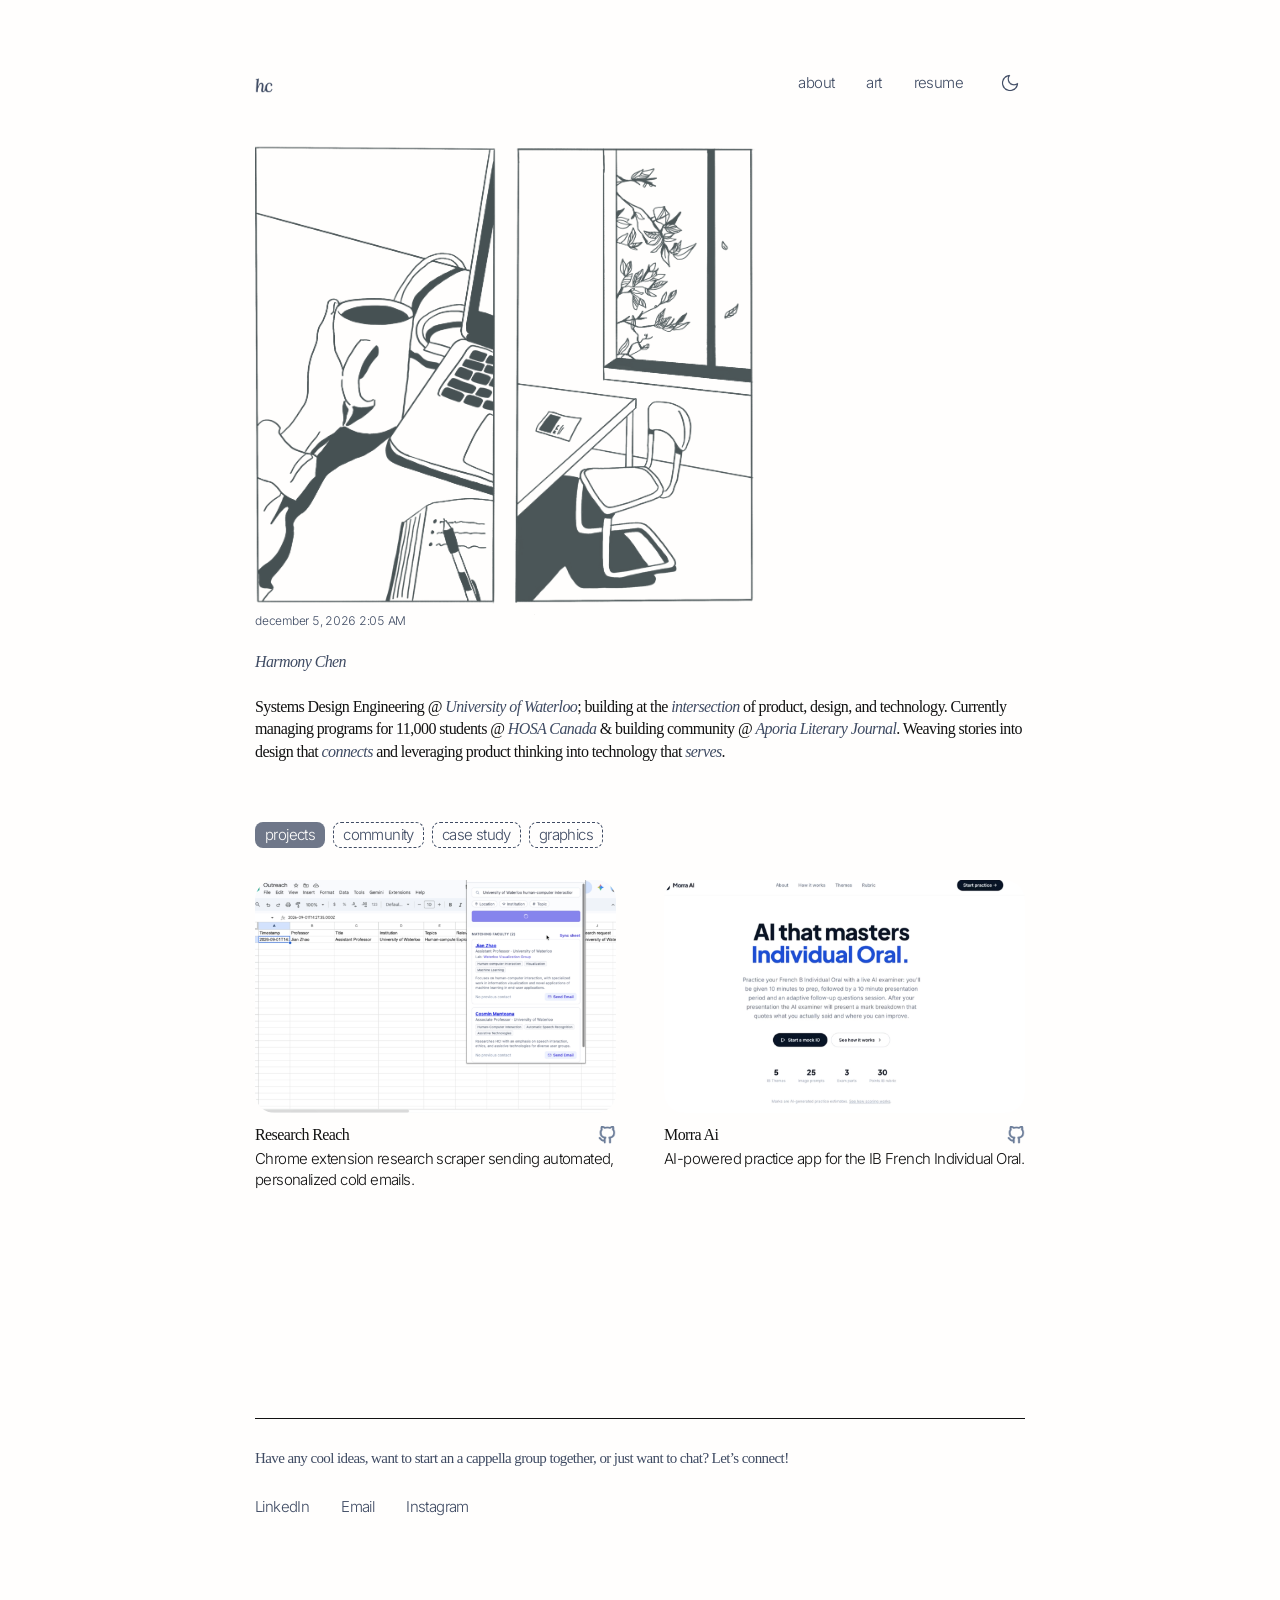
<file: index.html>
<!doctype html>
<html lang="en">
  <head>
    <meta charset="UTF-8" />
    <base href="./" />
    <script src="routes.js"></script>
    <meta name="viewport" content="width=device-width, initial-scale=1.0" />
    <meta name="description" content="Harmony Chen — systems design engineering, product, design, and technology." />
    <meta name="theme-color" content="#fffefd" />
    <meta property="og:title" content="Harmony Chen" />
    <meta property="og:description" content="Systems design engineering, product, design, and technology." />
    <meta property="og:type" content="website" />
    <meta name="twitter:card" content="summary" />
    <meta name="twitter:title" content="Harmony Chen" />
    <title>Harmony Chen</title>
    <link rel="icon" href="favicon.png" type="image/png" />
    <link rel="preconnect" href="https://fonts.googleapis.com" />
    <link rel="preconnect" href="https://fonts.gstatic.com" crossorigin />
    <link href="https://fonts.googleapis.com/css2?family=Inter:ital,wght@0,300..600;1,400..600&display=swap" rel="stylesheet" />
    <script>
      (() => {
        try {
          const savedTheme = localStorage.getItem("harmony-theme");
          document.documentElement.dataset.theme = savedTheme === "dark" || savedTheme === "light" ? savedTheme : "light";
        } catch {
          document.documentElement.dataset.theme = "light";
        }
      })();
    </script>
    <link rel="stylesheet" href="styles.css" />
    <script src="script.js" defer></script>
  </head>
  <body>
    <a class="home-link" href="home/index.html" data-route="home" aria-label="Return to home" aria-current="page">
      <img src="home-mark.png" alt="" aria-hidden="true" />
    </a>
    <header class="top-actions">
      <nav class="site-links" aria-label="Primary navigation">
        <a href="about/index.html" data-route="about">about</a>
        <a href="art/index.html" data-route="art">art</a>
        <a href="resume/index.html" data-route="resume">resume</a>
      </nav>
      <button class="theme-toggle" type="button" aria-label="Switch to dark mode" aria-pressed="false">
        <img class="theme-icon theme-icon-moon" src="theme-moon.png" alt="" aria-hidden="true" />
        <img class="theme-icon theme-icon-sun" src="theme-sun.png" alt="" aria-hidden="true" />
      </button>
    </header>
    <main>
      <section class="hero" aria-labelledby="page-title">
        <div class="page-shell hero-inner">
          <div class="hero-characters" aria-label="Illustrations of Harmony's interests">
            <!--<img src="hero-waving.png" alt="Harmony waving" />
            <img src="hero-reading.png" alt="Harmony reading" /> -->
            <span class="hero-photo hero-photo-workspace" role="img" aria-label="Illustration of Harmony working at a desk">
              <img class="hero-photo-light" src="hero-workspace-dark-cropped.png" alt="" aria-hidden="true" />
              <img class="hero-photo-dark" src="hero-workspace-light-cropped.png" alt="" aria-hidden="true" />
            </span>
            <span class="hero-photo hero-photo-room" role="img" aria-label="Illustration of a desk beside a leafy window">
              <img class="hero-photo-light" src="hero-room-dark-cropped.png" alt="" aria-hidden="true" />
              <img class="hero-photo-dark" src="hero-room-light-cropped.png" alt="" aria-hidden="true" />
            </span>
            <!--<img src="hero-tennis.png" alt="Harmony playing tennis" />-->
          </div>
          <div class="hero-copy">
            <time class="hero-datetime" data-live-datetime></time>
            <h1 id="page-title">Harmony Chen</h1>
            <p class="intro">
              Systems Design Engineering @
              <a href="https://uwaterloo.ca/future-students/programs/systems-design-engineering" target="_blank" rel="noopener noreferrer" data-hover-card-title="University of Waterloo" data-hover-card="Systems Design Engineering in Waterloo, Ontario." data-hover-card-image="waterloo-hover.png" data-hover-card-image-alt="University of Waterloo Systems Design Engineering webpage" data-hover-card-width="250">University of Waterloo</a>;
              building at the <em data-hover-card-title="Product × design × technology" data-hover-card-bg="#d9dde5">intersection</em> of product, design, and technology.
              Currently managing programs for 11,000 students @
              <a href="https://www.hosacanada.org" target="_blank" rel="noopener noreferrer" data-hover-card-title="HOSA Canada" data-hover-card="Programs and workshops for 11,000 students." data-hover-card-image="hosa-hover.png" data-hover-card-image-alt="HOSA Canada webpage" data-hover-card-width="250">HOSA Canada</a>
              &amp; building community @
              <a href="https://www.aporialiterary.ca" target="_blank" rel="noopener noreferrer" data-hover-card-title="Aporia Literary" data-hover-card="A literary journal and creative community." data-hover-card-image="aporia-hover.png" data-hover-card-image-alt="Aporia Literary Journal launch" data-hover-card-width="250">Aporia Literary Journal</a>.
              Weaving stories into design that <em data-hover-card-title="connects" >connects</em> and leveraging product thinking into technology that <em data-hover-card-title="serves" data-hover-card-width="210">serves</em>.
            </p>
          </div>
    

        </div>
      </section>

      <section class="work" id="work" aria-label="Selected work">
        <div class="page-shell work-inner">
          <div class="category-tabs" role="tablist" aria-label="Portfolio categories">
            <a id="tab-projects" href="projects/index.html" data-route="projects" role="tab" aria-selected="true" aria-controls="collection-panel" data-category="projects" tabindex="0">projects</a>
            <a id="tab-community" href="community/index.html" data-route="community" role="tab" aria-selected="false" aria-controls="collection-panel" data-category="community" tabindex="-1">community</a>
            <a id="tab-case-study" href="case-study/index.html" data-route="case-study" role="tab" aria-selected="false" aria-controls="collection-panel" data-category="case-study" tabindex="-1">case study</a>
            <a id="tab-graphics" href="graphics/index.html" data-route="graphics" role="tab" aria-selected="false" aria-controls="collection-panel" data-category="graphics" tabindex="-1">graphics</a>
          </div>
          <div class="collection-grid" id="collection-panel" role="tabpanel" aria-labelledby="tab-projects"></div>
        </div>
      </section>
    </main>

    <footer class="site-footer">
      <div class="page-shell footer-inner">
        <p>Have any cool ideas, want to start an a cappella group together, or just want to chat? Let’s connect!</p>
        <nav aria-label="Contact links">
          <a href="https://www.linkedin.com/in/harmonychenn/" target="_blank" rel="noopener noreferrer">LinkedIn</a>
          <a href="mailto:h789chen@uwaterloo.ca">Email</a>
          <a href="https://www.instagram.com/harmononey/" target="_blank" rel="noopener noreferrer">Instagram</a>
        </nav>
      </div>
    </footer>

    <template id="project-card-template">
      <article class="project-card" data-card>
        <div class="card-art" data-card-media>
          <video class="card-video" autoplay muted loop playsinline webkit-playsinline preload="none" tabindex="-1" aria-hidden="true" disablepictureinpicture disableremoteplayback>Your browser does not support embedded video.</video>
          <img class="card-image card-video-poster" data-card-poster alt="" aria-hidden="true" decoding="async" />
          <div class="card-pills" data-card-pills aria-hidden="true"></div>
        </div>
        <h2>
          <span class="project-heading-label"><span data-card-title></span><img class="project-arrow" src="arrow-up-right.png" alt="" aria-hidden="true" /></span>
          <a class="project-github" data-card-github target="_blank" rel="noopener noreferrer">
            <img class="project-github-icon project-github-icon-light" src="github.png" alt="" aria-hidden="true" />
            <img class="project-github-icon project-github-icon-dark" src="github-dark.png" alt="" aria-hidden="true" />
          </a>
        </h2>
        <p data-card-description></p>
      </article>
    </template>
  </body>
</html>
</file>
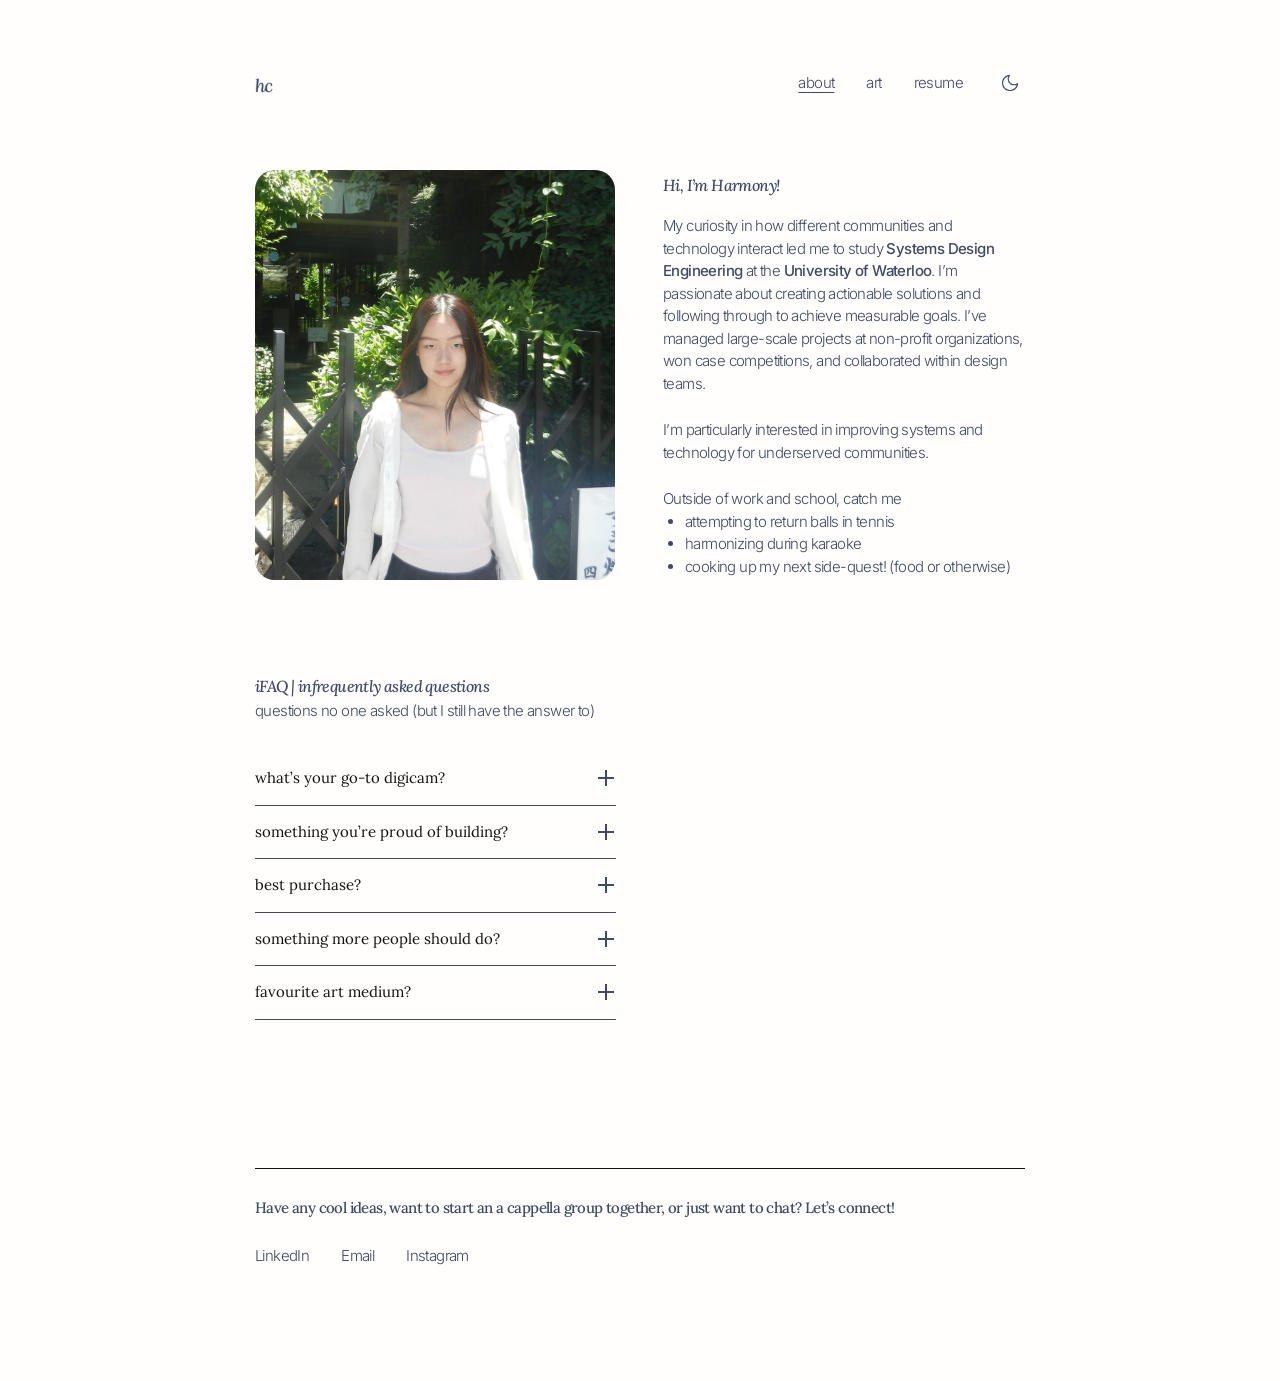
<file: about/index.html>
<!-- Generated by build_routes.py; edit the root HTML source instead. -->
<!doctype html>
<html lang="en">
  <head>
    <meta charset="UTF-8" />
    <base href="../" />
    <script src="routes.js"></script>
    <meta name="viewport" content="width=device-width, initial-scale=1.0" />
    <meta name="description" content="About Harmony Chen." />
    <meta name="theme-color" content="#fffefd" />
    <title>Harmony Chen | About</title>
    <link rel="icon" href="favicon.png" type="image/png" />
    <link rel="preconnect" href="https://fonts.googleapis.com" />
    <link rel="preconnect" href="https://fonts.gstatic.com" crossorigin />
    <link href="https://fonts.googleapis.com/css2?family=Inter:ital,wght@0,300..600;1,400..600&family=Lora:ital,wght@0,400..700;1,400..700&display=swap" rel="stylesheet" />
    <script>
      (() => {
        try {
          const savedTheme = localStorage.getItem("harmony-theme");
          document.documentElement.dataset.theme = savedTheme === "dark" || savedTheme === "light" ? savedTheme : "light";
        } catch {
          document.documentElement.dataset.theme = "light";
        }
      })();
    </script>
    <link rel="stylesheet" href="styles.css" />
    <link rel="stylesheet" href="pages.css" />
    <script src="pages.js" defer></script>
  </head>
  <body class="inner-page">
    <a class="home-link" href="home/index.html" data-route="home" aria-label="Return to home">
      <img src="home-mark.png" alt="" aria-hidden="true" />
    </a>
    <header class="top-actions">
      <nav class="site-links" aria-label="Primary navigation">
        <a href="about/index.html" data-route="about" aria-current="page">about</a>
        <a href="art/index.html" data-route="art">art</a>
        <a href="resume/index.html" data-route="resume">resume</a>
      </nav>
      <button class="theme-toggle" type="button" aria-label="Switch to dark mode" aria-pressed="false">
        <img class="theme-icon theme-icon-moon" src="theme-moon.png" alt="" aria-hidden="true" />
        <img class="theme-icon theme-icon-sun" src="theme-sun.png" alt="" aria-hidden="true" />
      </button>
    </header>

    <main class="subpage-main">
      <section class="page-shell about-intro" aria-labelledby="about-title">
        <div class="about-portrait-card">
          <img class="about-portrait" src="about-portrait.png" alt="Portrait of Harmony Chen" />
        </div>
        <div class="about-copy">
          <h1 id="about-title">Hi, I’m Harmony!</h1>
          <p>My curiosity in how different communities and technology interact led me to study <strong>Systems Design Engineering</strong> at the <strong>University of Waterloo</strong>. I’m passionate about creating actionable solutions and following through to achieve measurable goals. I’ve managed large-scale projects at non-profit organizations, won case competitions, and collaborated within design teams.</p>
          <p>I’m particularly interested in improving systems and technology for underserved communities.</p>
          <p class="about-list-intro">Outside of work and school, catch me</p>
          <ul>
            <li>attempting to return balls in tennis</li>
            <li>harmonizing during karaoke</li>
            <li>cooking up my next side-quest! (food or otherwise)</li>
          </ul>
        </div>
      </section>

      <section class="page-shell about-faq" aria-labelledby="ifaq-title" data-about-faq>
        <h2 class="about-faq-heading" id="ifaq-title">iFAQ | infrequently asked questions</h2>
        <p class="about-faq-subtitle">questions no one asked (but I still have the answer to)</p>

        <div class="ifaq-layout">
          <div class="faq-list">
            <div class="faq-item" data-photos="camera-1.png,camera-2.png,camera-3.png">
              <button class="faq-question" type="button" aria-expanded="false" aria-controls="about-answer-1">
                <span>what’s your go-to digicam?</span><span class="faq-toggle" aria-hidden="true"></span>
              </button>
              <div class="faq-answer" id="about-answer-1" aria-hidden="true">
                <div class="faq-answer-inner"><p>My Nikon Coolpix. I love the ethereal quality of the flash. I bring it everywhere—a haven of my favourite people and places.</p></div>
              </div>
            </div>

            <div class="faq-item" data-photos="aporia-1.png,aporia-2.png,aporia-3.png">
              <button class="faq-question" type="button" aria-expanded="false" aria-controls="about-answer-2">
                <span>something you’re proud of building?</span><span class="faq-toggle" aria-hidden="true"></span>
              </button>
              <div class="faq-answer" id="about-answer-2" aria-hidden="true">
                <div class="faq-answer-inner"><p>Aporia Literary Journal, a poetry and visual arts journal and community featuring talented young people across Canada. Explore it at <a class="faq-answer-link" href="https://www.aporialiterary.ca" target="_blank" rel="noopener noreferrer">aporialiterary.ca</a>.</p></div>
              </div>
            </div>

            <div class="faq-item" data-photos="owala-1.png,owala-2.png,owala-3.png">
              <button class="faq-question" type="button" aria-expanded="false" aria-controls="about-answer-3">
                <span>best purchase?</span><span class="faq-toggle" aria-hidden="true"></span>
              </button>
              <div class="faq-answer" id="about-answer-3" aria-hidden="true">
                <div class="faq-answer-inner"><p>My Owala. It’s truly one of my little joys in life and reminds me to stay hydrated.</p></div>
              </div>
            </div>

            <div class="faq-item" data-photos="exercise-1.png,exercise-2.png,exercise-3.png">
              <button class="faq-question" type="button" aria-expanded="false" aria-controls="about-answer-4">
                <span>something more people should do?</span><span class="faq-toggle" aria-hidden="true"></span>
              </button>
              <div class="faq-answer" id="about-answer-4" aria-hidden="true">
                <div class="faq-answer-inner"><p>Lift weights with a focus on mobility and athleticism. It’s an invaluable investment in long-term quality of life.</p></div>
              </div>
            </div>

            <div class="faq-item" data-photos="art-1.png,art-2.png,art-3.png">
              <button class="faq-question" type="button" aria-expanded="false" aria-controls="about-answer-5">
                <span>favourite art medium?</span><span class="faq-toggle" aria-hidden="true"></span>
              </button>
              <div class="faq-answer" id="about-answer-5" aria-hidden="true">
                <div class="faq-answer-inner"><p>Acrylic. I love how fast-drying it is—it makes layering colours and finishing a work in one sitting easy.</p></div>
              </div>
            </div>
          </div>

          <div class="ifaq-image" aria-hidden="true" hidden><img alt="" /></div>
        </div>
      </section>
    </main>

    <footer class="site-footer">
      <div class="page-shell footer-inner">
        <p>Have any cool ideas, want to start an a cappella group together, or just want to chat? Let’s connect!</p>
        <nav aria-label="Contact links">
          <a href="https://www.linkedin.com/in/harmonychenn/" target="_blank" rel="noopener noreferrer">LinkedIn</a>
          <a href="mailto:h789chen@uwaterloo.ca">Email</a>
          <a href="https://www.instagram.com/harmononey/" target="_blank" rel="noopener noreferrer">Instagram</a>
        </nav>
      </div>
    </footer>
  </body>
</html>
</file>
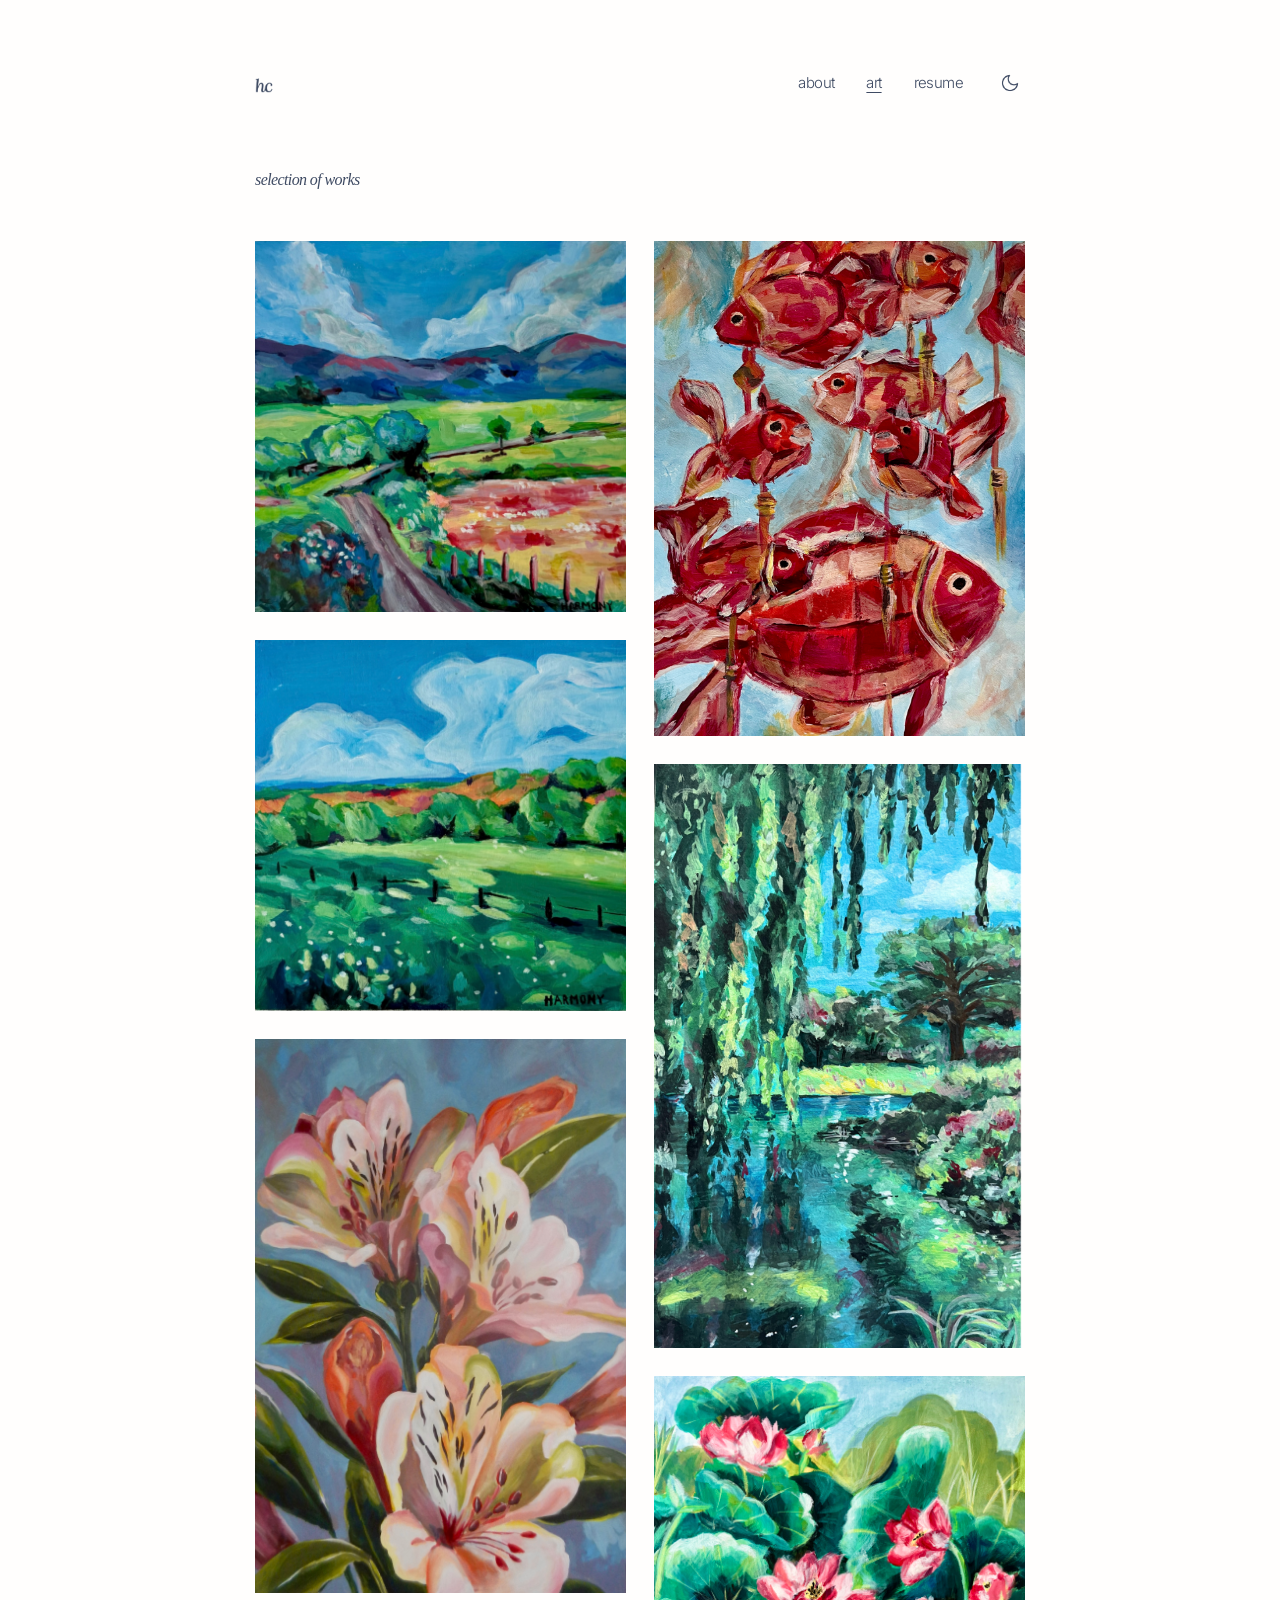
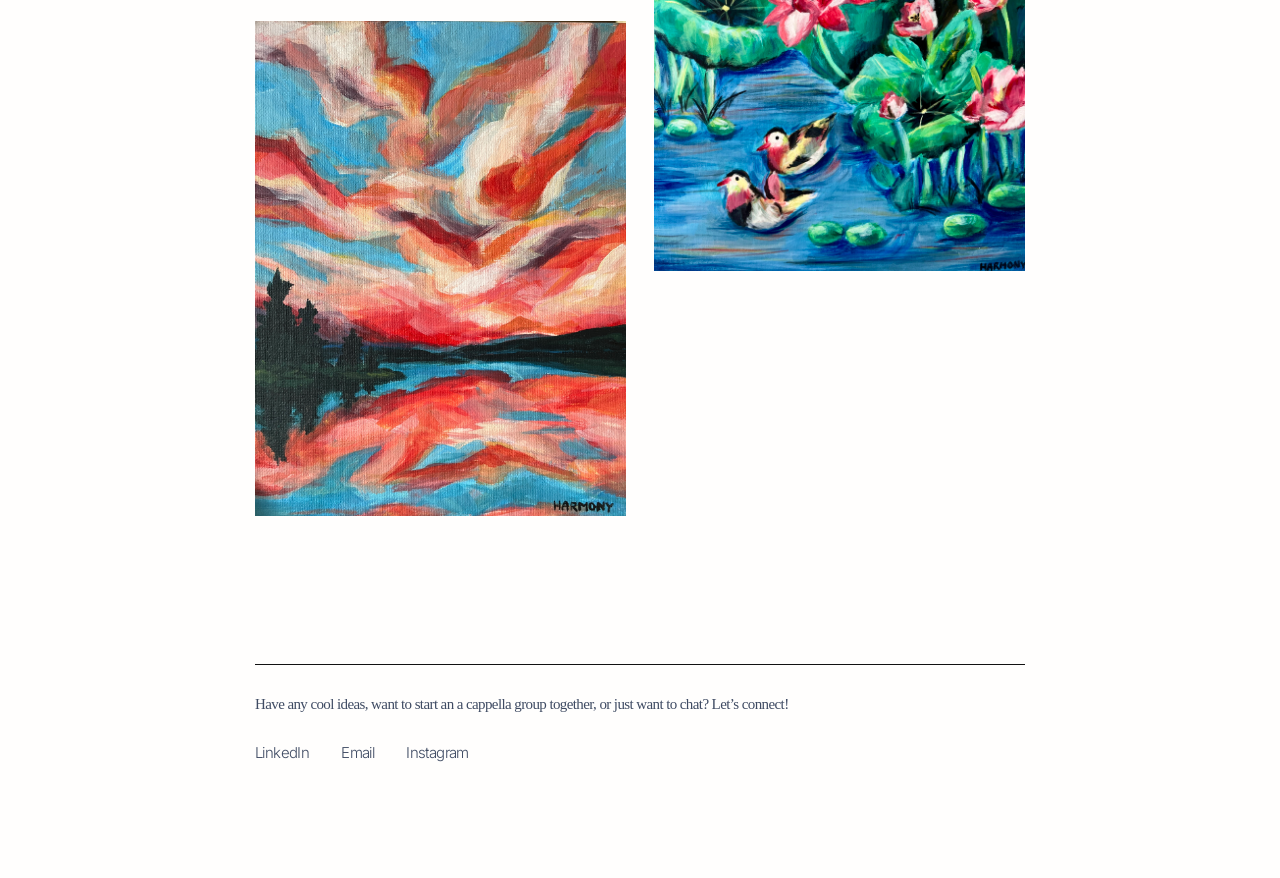
<file: art/index.html>
<!-- Generated by build_routes.py; edit the root HTML source instead. -->
<!doctype html>
<html lang="en">
  <head>
    <meta charset="UTF-8" />
    <base href="../" />
    <script src="routes.js"></script>
    <meta name="viewport" content="width=device-width, initial-scale=1.0" />
    <meta name="description" content="A selection of artwork by Harmony Chen." />
    <meta name="theme-color" content="#fffefd" />
    <title>Harmony Chen | Art</title>
    <link rel="icon" href="favicon.png" type="image/png" />
    <link rel="preconnect" href="https://fonts.googleapis.com" />
    <link rel="preconnect" href="https://fonts.gstatic.com" crossorigin />
    <link href="https://fonts.googleapis.com/css2?family=Inter:ital,wght@0,300..600;1,400..600&display=swap" rel="stylesheet" />
    <script>
      (() => {
        try {
          const savedTheme = localStorage.getItem("harmony-theme");
          document.documentElement.dataset.theme = savedTheme === "dark" || savedTheme === "light" ? savedTheme : "light";
        } catch {
          document.documentElement.dataset.theme = "light";
        }
      })();
    </script>
    <link rel="stylesheet" href="styles.css" />
    <link rel="stylesheet" href="pages.css" />
    <script src="pages.js" defer></script>
  </head>
  <body class="inner-page">
    <a class="home-link" href="home/index.html" data-route="home" aria-label="Return to home">
      <img src="home-mark.png" alt="" aria-hidden="true" />
    </a>
    <header class="top-actions">
      <nav class="site-links" aria-label="Primary navigation">
        <a href="about/index.html" data-route="about">about</a>
        <a href="art/index.html" data-route="art" aria-current="page">art</a>
        <a href="resume/index.html" data-route="resume">resume</a>
      </nav>
      <button class="theme-toggle" type="button" aria-label="Switch to dark mode" aria-pressed="false">
        <img class="theme-icon theme-icon-moon" src="theme-moon.png" alt="" aria-hidden="true" />
        <img class="theme-icon theme-icon-sun" src="theme-sun.png" alt="" aria-hidden="true" />
      </button>
    </header>

    <main class="subpage-main">
      <section class="page-shell" aria-labelledby="art-title">
        <h1 class="subpage-heading" id="art-title">selection of works</h1>
        <div class="art-grid" aria-label="Selection of artwork">
          <div class="art-column">
            <figure class="art-card">
              <img src="art-landscape-1.png" alt="Colourful countryside landscape beneath a blue sky" loading="eager" decoding="async" />
            </figure>
            <figure class="art-card">
              <img src="art-landscape-2.png" alt="Green field beneath billowing white clouds" loading="lazy" decoding="async" />
            </figure>
            <figure class="art-card">
              <img src="art-flowers.jpg" alt="Painting of pink flowers against a blue background" loading="lazy" decoding="async" />
            </figure>
            <figure class="art-card">
              <img src="art-sunset.jpg" alt="Vibrant red and blue sunset over water" loading="lazy" decoding="async" />
            </figure>
          </div>

          <div class="art-column">
            <figure class="art-card art-card--fish">
              <img src="art-fish.png" alt="Whimsical red fish suspended against a pale blue background" loading="lazy" decoding="async" />
            </figure>
            <figure class="art-card art-card--garden">
              <img src="art-garden.png" alt="Lush garden and pond beneath hanging willow branches" loading="lazy" decoding="async" />
            </figure>
            <figure class="art-card">
              <img src="art-lotus.jpg" alt="Lotus pond with pink flowers and two ducks" loading="lazy" decoding="async" />
            </figure>
          </div>
        </div>
      </section>
    </main>

    <footer class="site-footer">
      <div class="page-shell footer-inner">
        <p>Have any cool ideas, want to start an a cappella group together, or just want to chat? Let’s connect!</p>
        <nav aria-label="Contact links">
          <a href="https://www.linkedin.com/in/harmonychenn/" target="_blank" rel="noopener noreferrer">LinkedIn</a>
          <a href="mailto:h789chen@uwaterloo.ca">Email</a>
          <a href="https://www.instagram.com/harmononey/" target="_blank" rel="noopener noreferrer">Instagram</a>
        </nav>
      </div>
    </footer>
  </body>
</html>
</file>
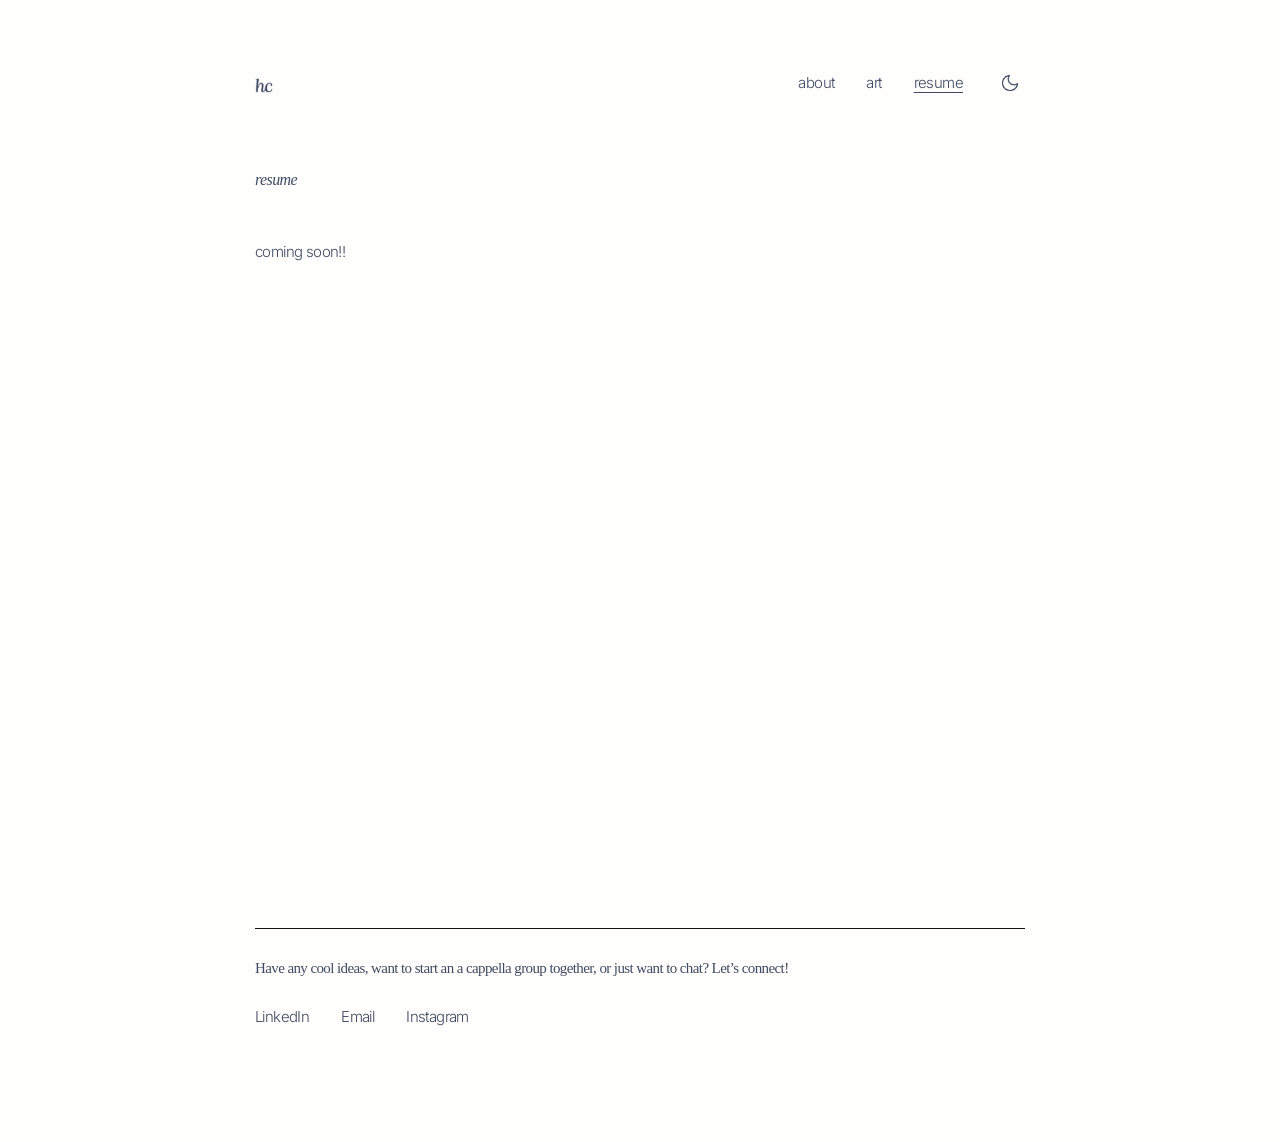
<file: resume/index.html>
<!-- Generated by build_routes.py; edit the root HTML source instead. -->
<!doctype html>
<html lang="en">
  <head>
    <meta charset="UTF-8" />
    <base href="../" />
    <script src="routes.js"></script>
    <meta name="viewport" content="width=device-width, initial-scale=1.0" />
    <meta name="description" content="Resume for Harmony Chen." />
    <meta name="theme-color" content="#fffefd" />
    <title>Harmony Chen | Resume</title>
    <link rel="icon" href="favicon.png" type="image/png" />
    <link rel="preconnect" href="https://fonts.googleapis.com" />
    <link rel="preconnect" href="https://fonts.gstatic.com" crossorigin />
    <link href="https://fonts.googleapis.com/css2?family=Inter:ital,wght@0,300..600;1,400..600&display=swap" rel="stylesheet" />
    <script>
      (() => {
        try {
          const savedTheme = localStorage.getItem("harmony-theme");
          document.documentElement.dataset.theme = savedTheme === "dark" || savedTheme === "light" ? savedTheme : "light";
        } catch {
          document.documentElement.dataset.theme = "light";
        }
      })();
    </script>
    <link rel="stylesheet" href="styles.css" />
    <link rel="stylesheet" href="pages.css" />
    <script src="pages.js" defer></script>
  </head>
  <body class="inner-page">
    <a class="home-link" href="home/index.html" data-route="home" aria-label="Return to home">
      <img src="home-mark.png" alt="" aria-hidden="true" />
    </a>
    <header class="top-actions">
      <nav class="site-links" aria-label="Primary navigation">
        <a href="about/index.html" data-route="about">about</a>
        <a href="art/index.html" data-route="art">art</a>
        <a href="resume/index.html" data-route="resume" aria-current="page">resume</a>
      </nav>
      <button class="theme-toggle" type="button" aria-label="Switch to dark mode" aria-pressed="false">
        <img class="theme-icon theme-icon-moon" src="theme-moon.png" alt="" aria-hidden="true" />
        <img class="theme-icon theme-icon-sun" src="theme-sun.png" alt="" aria-hidden="true" />
      </button>
    </header>

    <main class="subpage-main">
      <section class="page-shell resume-content" aria-labelledby="resume-title">
        <h1 class="subpage-heading" id="resume-title">resume</h1>
        <p>coming soon!!</p>
      </section>
    </main>

    <footer class="site-footer">
      <div class="page-shell footer-inner">
        <p>Have any cool ideas, want to start an a cappella group together, or just want to chat? Let’s connect!</p>
        <nav aria-label="Contact links">
          <a href="https://www.linkedin.com/in/harmonychenn/" target="_blank" rel="noopener noreferrer">LinkedIn</a>
          <a href="mailto:h789chen@uwaterloo.ca">Email</a>
          <a href="https://www.instagram.com/harmononey/" target="_blank" rel="noopener noreferrer">Instagram</a>
        </nav>
      </div>
    </footer>
  </body>
</html>
</file>
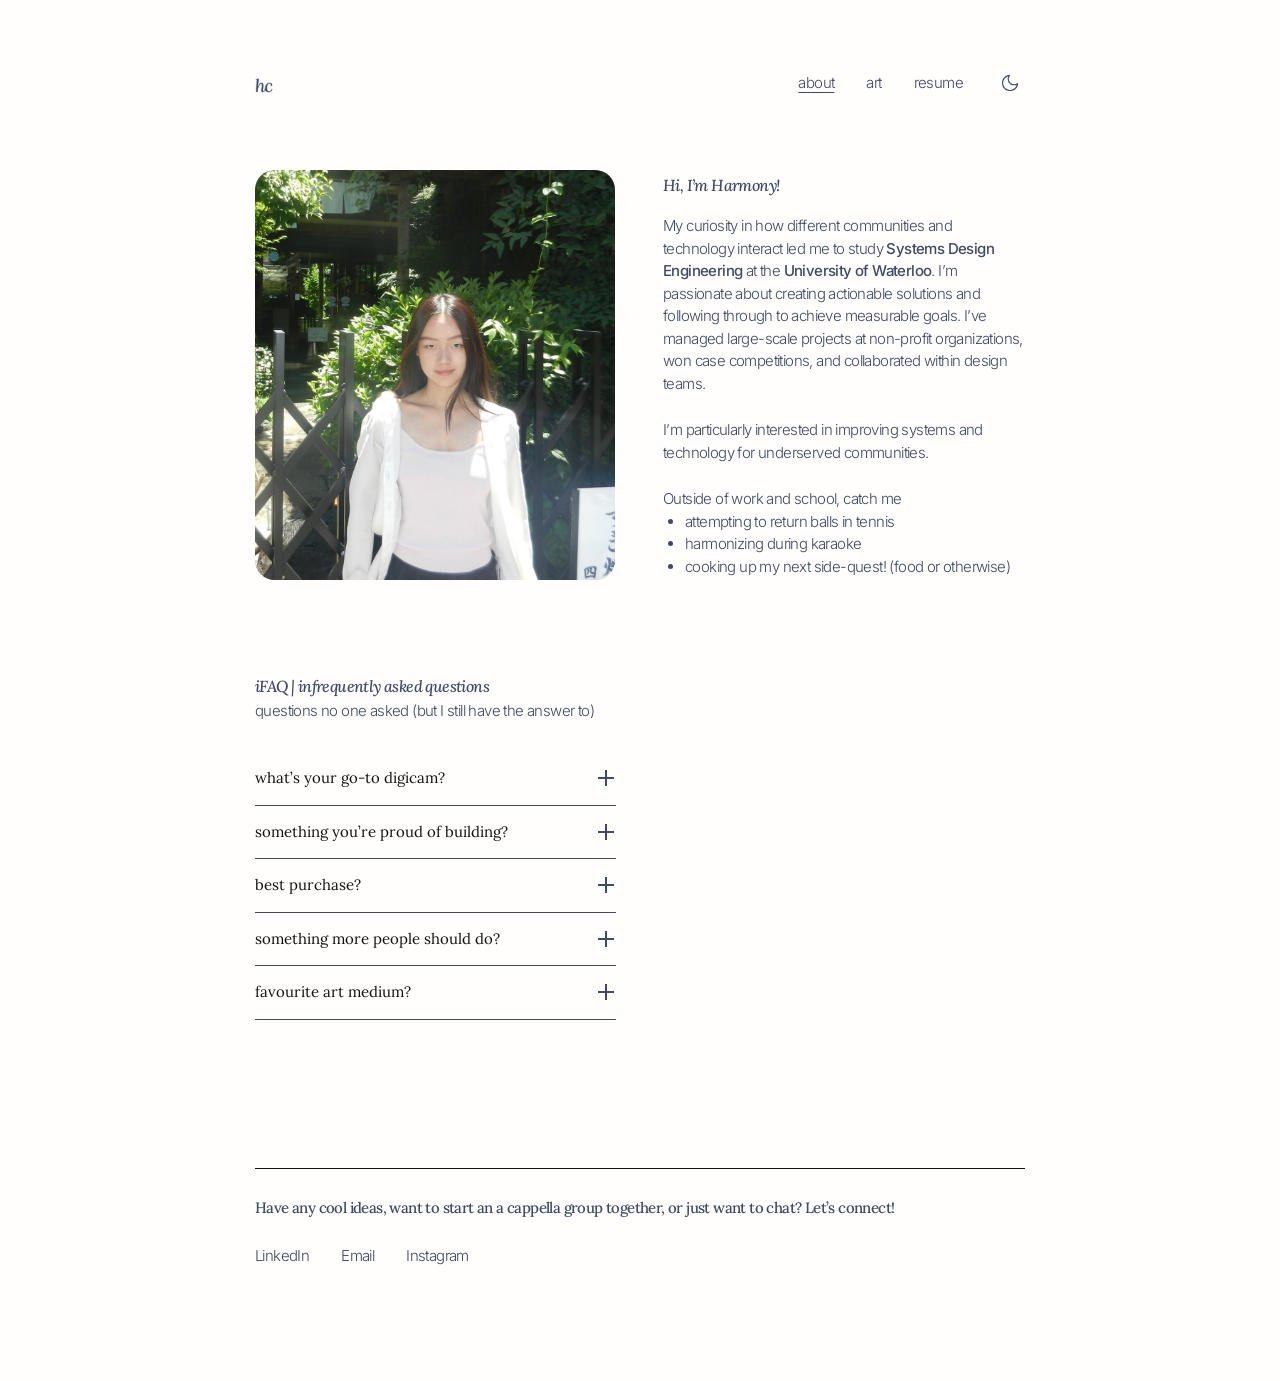
<file: about.html>
<!doctype html>
<html lang="en">
  <head>
    <meta charset="UTF-8" />
    <base href="./" />
    <script src="routes.js"></script>
    <meta name="viewport" content="width=device-width, initial-scale=1.0" />
    <meta name="description" content="About Harmony Chen." />
    <meta name="theme-color" content="#fffefd" />
    <title>Harmony Chen | About</title>
    <link rel="icon" href="favicon.png" type="image/png" />
    <link rel="preconnect" href="https://fonts.googleapis.com" />
    <link rel="preconnect" href="https://fonts.gstatic.com" crossorigin />
    <link href="https://fonts.googleapis.com/css2?family=Inter:ital,wght@0,300..600;1,400..600&family=Lora:ital,wght@0,400..700;1,400..700&display=swap" rel="stylesheet" />
    <script>
      (() => {
        try {
          const savedTheme = localStorage.getItem("harmony-theme");
          document.documentElement.dataset.theme = savedTheme === "dark" || savedTheme === "light" ? savedTheme : "light";
        } catch {
          document.documentElement.dataset.theme = "light";
        }
      })();
    </script>
    <link rel="stylesheet" href="styles.css" />
    <link rel="stylesheet" href="pages.css" />
    <script src="pages.js" defer></script>
  </head>
  <body class="inner-page">
    <a class="home-link" href="home/index.html" data-route="home" aria-label="Return to home">
      <img src="home-mark.png" alt="" aria-hidden="true" />
    </a>
    <header class="top-actions">
      <nav class="site-links" aria-label="Primary navigation">
        <a href="about/index.html" data-route="about" aria-current="page">about</a>
        <a href="art/index.html" data-route="art">art</a>
        <a href="resume/index.html" data-route="resume">resume</a>
      </nav>
      <button class="theme-toggle" type="button" aria-label="Switch to dark mode" aria-pressed="false">
        <img class="theme-icon theme-icon-moon" src="theme-moon.png" alt="" aria-hidden="true" />
        <img class="theme-icon theme-icon-sun" src="theme-sun.png" alt="" aria-hidden="true" />
      </button>
    </header>

    <main class="subpage-main">
      <section class="page-shell about-intro" aria-labelledby="about-title">
        <div class="about-portrait-card">
          <img class="about-portrait" src="about-portrait.png" alt="Portrait of Harmony Chen" />
        </div>
        <div class="about-copy">
          <h1 id="about-title">Hi, I’m Harmony!</h1>
          <p>My curiosity in how different communities and technology interact led me to study <strong>Systems Design Engineering</strong> at the <strong>University of Waterloo</strong>. I’m passionate about creating actionable solutions and following through to achieve measurable goals. I’ve managed large-scale projects at non-profit organizations, won case competitions, and collaborated within design teams.</p>
          <p>I’m particularly interested in improving systems and technology for underserved communities.</p>
          <p class="about-list-intro">Outside of work and school, catch me</p>
          <ul>
            <li>attempting to return balls in tennis</li>
            <li>harmonizing during karaoke</li>
            <li>cooking up my next side-quest! (food or otherwise)</li>
          </ul>
        </div>
      </section>

      <section class="page-shell about-faq" aria-labelledby="ifaq-title" data-about-faq>
        <h2 class="about-faq-heading" id="ifaq-title">iFAQ | infrequently asked questions</h2>
        <p class="about-faq-subtitle">questions no one asked (but I still have the answer to)</p>

        <div class="ifaq-layout">
          <div class="faq-list">
            <div class="faq-item" data-photos="camera-1.png,camera-2.png,camera-3.png">
              <button class="faq-question" type="button" aria-expanded="false" aria-controls="about-answer-1">
                <span>what’s your go-to digicam?</span><span class="faq-toggle" aria-hidden="true"></span>
              </button>
              <div class="faq-answer" id="about-answer-1" aria-hidden="true">
                <div class="faq-answer-inner"><p>My Nikon Coolpix. I love the ethereal quality of the flash. I bring it everywhere—a haven of my favourite people and places.</p></div>
              </div>
            </div>

            <div class="faq-item" data-photos="aporia-1.png,aporia-2.png,aporia-3.png">
              <button class="faq-question" type="button" aria-expanded="false" aria-controls="about-answer-2">
                <span>something you’re proud of building?</span><span class="faq-toggle" aria-hidden="true"></span>
              </button>
              <div class="faq-answer" id="about-answer-2" aria-hidden="true">
                <div class="faq-answer-inner"><p>Aporia Literary Journal, a poetry and visual arts journal and community featuring talented young people across Canada. Explore it at <a class="faq-answer-link" href="https://www.aporialiterary.ca" target="_blank" rel="noopener noreferrer">aporialiterary.ca</a>.</p></div>
              </div>
            </div>

            <div class="faq-item" data-photos="owala-1.png,owala-2.png,owala-3.png">
              <button class="faq-question" type="button" aria-expanded="false" aria-controls="about-answer-3">
                <span>best purchase?</span><span class="faq-toggle" aria-hidden="true"></span>
              </button>
              <div class="faq-answer" id="about-answer-3" aria-hidden="true">
                <div class="faq-answer-inner"><p>My Owala. It’s truly one of my little joys in life and reminds me to stay hydrated.</p></div>
              </div>
            </div>

            <div class="faq-item" data-photos="exercise-1.png,exercise-2.png,exercise-3.png">
              <button class="faq-question" type="button" aria-expanded="false" aria-controls="about-answer-4">
                <span>something more people should do?</span><span class="faq-toggle" aria-hidden="true"></span>
              </button>
              <div class="faq-answer" id="about-answer-4" aria-hidden="true">
                <div class="faq-answer-inner"><p>Lift weights with a focus on mobility and athleticism. It’s an invaluable investment in long-term quality of life.</p></div>
              </div>
            </div>

            <div class="faq-item" data-photos="art-1.png,art-2.png,art-3.png">
              <button class="faq-question" type="button" aria-expanded="false" aria-controls="about-answer-5">
                <span>favourite art medium?</span><span class="faq-toggle" aria-hidden="true"></span>
              </button>
              <div class="faq-answer" id="about-answer-5" aria-hidden="true">
                <div class="faq-answer-inner"><p>Acrylic. I love how fast-drying it is—it makes layering colours and finishing a work in one sitting easy.</p></div>
              </div>
            </div>
          </div>

          <div class="ifaq-image" aria-hidden="true" hidden><img alt="" /></div>
        </div>
      </section>
    </main>

    <footer class="site-footer">
      <div class="page-shell footer-inner">
        <p>Have any cool ideas, want to start an a cappella group together, or just want to chat? Let’s connect!</p>
        <nav aria-label="Contact links">
          <a href="https://www.linkedin.com/in/harmonychenn/" target="_blank" rel="noopener noreferrer">LinkedIn</a>
          <a href="mailto:h789chen@uwaterloo.ca">Email</a>
          <a href="https://www.instagram.com/harmononey/" target="_blank" rel="noopener noreferrer">Instagram</a>
        </nav>
      </div>
    </footer>
  </body>
</html>
</file>
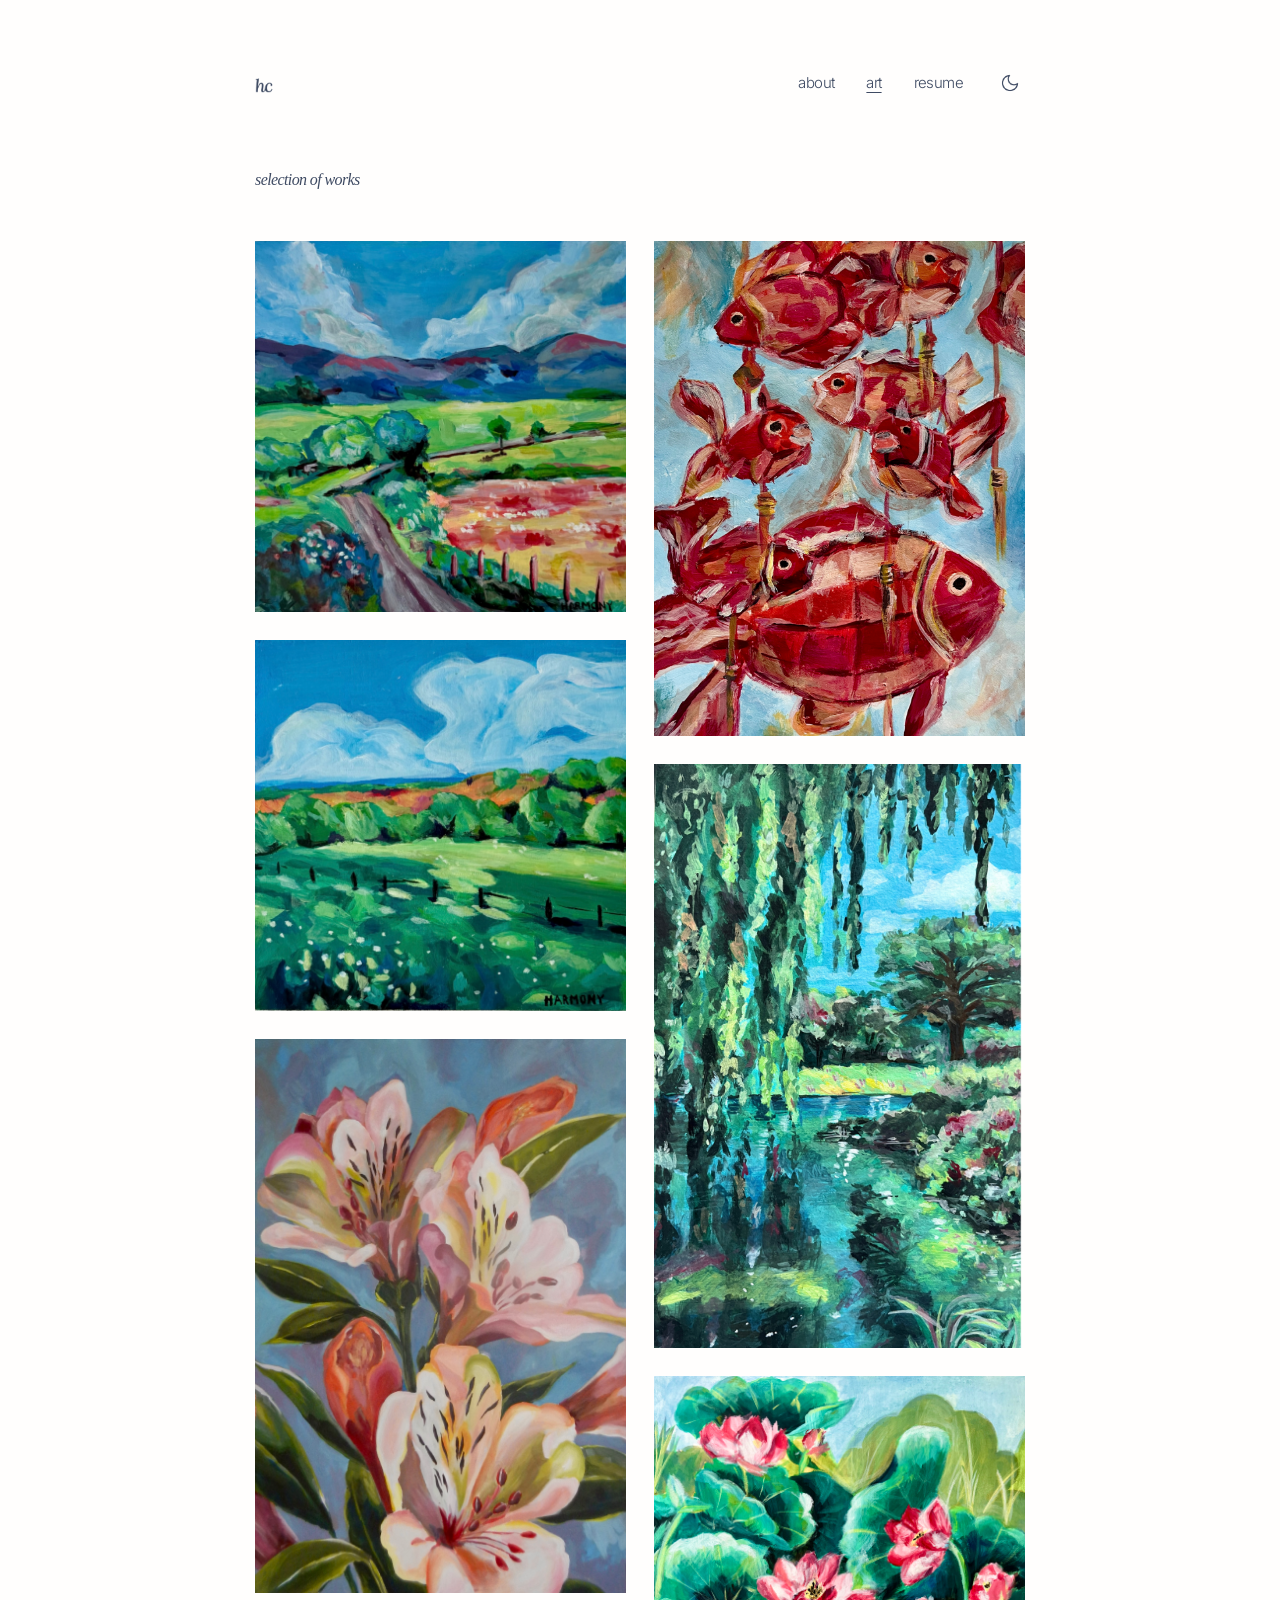
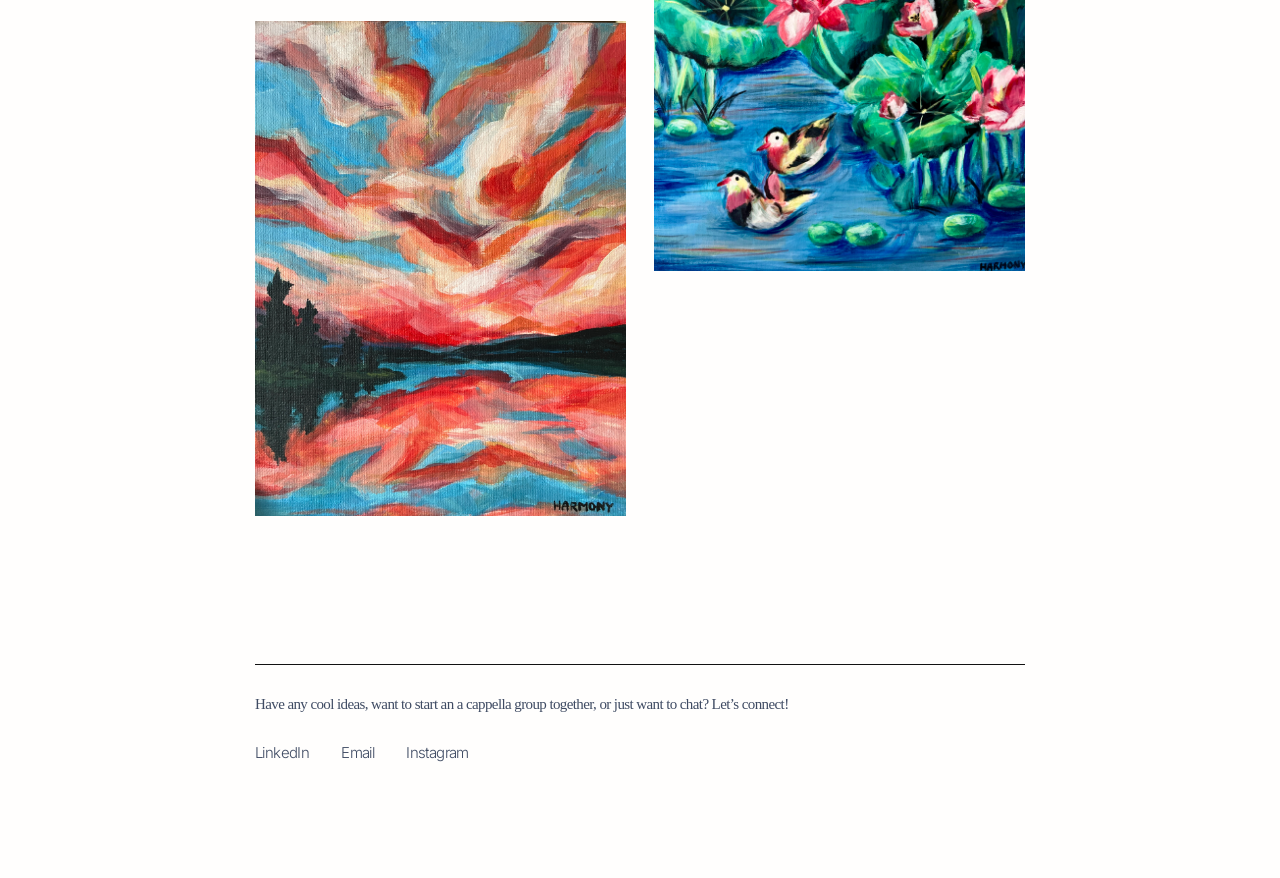
<file: art.html>
<!doctype html>
<html lang="en">
  <head>
    <meta charset="UTF-8" />
    <base href="./" />
    <script src="routes.js"></script>
    <meta name="viewport" content="width=device-width, initial-scale=1.0" />
    <meta name="description" content="A selection of artwork by Harmony Chen." />
    <meta name="theme-color" content="#fffefd" />
    <title>Harmony Chen | Art</title>
    <link rel="icon" href="favicon.png" type="image/png" />
    <link rel="preconnect" href="https://fonts.googleapis.com" />
    <link rel="preconnect" href="https://fonts.gstatic.com" crossorigin />
    <link href="https://fonts.googleapis.com/css2?family=Inter:ital,wght@0,300..600;1,400..600&display=swap" rel="stylesheet" />
    <script>
      (() => {
        try {
          const savedTheme = localStorage.getItem("harmony-theme");
          document.documentElement.dataset.theme = savedTheme === "dark" || savedTheme === "light" ? savedTheme : "light";
        } catch {
          document.documentElement.dataset.theme = "light";
        }
      })();
    </script>
    <link rel="stylesheet" href="styles.css" />
    <link rel="stylesheet" href="pages.css" />
    <script src="pages.js" defer></script>
  </head>
  <body class="inner-page">
    <a class="home-link" href="home/index.html" data-route="home" aria-label="Return to home">
      <img src="home-mark.png" alt="" aria-hidden="true" />
    </a>
    <header class="top-actions">
      <nav class="site-links" aria-label="Primary navigation">
        <a href="about/index.html" data-route="about">about</a>
        <a href="art/index.html" data-route="art" aria-current="page">art</a>
        <a href="resume/index.html" data-route="resume">resume</a>
      </nav>
      <button class="theme-toggle" type="button" aria-label="Switch to dark mode" aria-pressed="false">
        <img class="theme-icon theme-icon-moon" src="theme-moon.png" alt="" aria-hidden="true" />
        <img class="theme-icon theme-icon-sun" src="theme-sun.png" alt="" aria-hidden="true" />
      </button>
    </header>

    <main class="subpage-main">
      <section class="page-shell" aria-labelledby="art-title">
        <h1 class="subpage-heading" id="art-title">selection of works</h1>
        <div class="art-grid" aria-label="Selection of artwork">
          <div class="art-column">
            <figure class="art-card">
              <img src="art-landscape-1.png" alt="Colourful countryside landscape beneath a blue sky" loading="eager" decoding="async" />
            </figure>
            <figure class="art-card">
              <img src="art-landscape-2.png" alt="Green field beneath billowing white clouds" loading="lazy" decoding="async" />
            </figure>
            <figure class="art-card">
              <img src="art-flowers.jpg" alt="Painting of pink flowers against a blue background" loading="lazy" decoding="async" />
            </figure>
            <figure class="art-card">
              <img src="art-sunset.jpg" alt="Vibrant red and blue sunset over water" loading="lazy" decoding="async" />
            </figure>
          </div>

          <div class="art-column">
            <figure class="art-card art-card--fish">
              <img src="art-fish.png" alt="Whimsical red fish suspended against a pale blue background" loading="lazy" decoding="async" />
            </figure>
            <figure class="art-card art-card--garden">
              <img src="art-garden.png" alt="Lush garden and pond beneath hanging willow branches" loading="lazy" decoding="async" />
            </figure>
            <figure class="art-card">
              <img src="art-lotus.jpg" alt="Lotus pond with pink flowers and two ducks" loading="lazy" decoding="async" />
            </figure>
          </div>
        </div>
      </section>
    </main>

    <footer class="site-footer">
      <div class="page-shell footer-inner">
        <p>Have any cool ideas, want to start an a cappella group together, or just want to chat? Let’s connect!</p>
        <nav aria-label="Contact links">
          <a href="https://www.linkedin.com/in/harmonychenn/" target="_blank" rel="noopener noreferrer">LinkedIn</a>
          <a href="mailto:h789chen@uwaterloo.ca">Email</a>
          <a href="https://www.instagram.com/harmononey/" target="_blank" rel="noopener noreferrer">Instagram</a>
        </nav>
      </div>
    </footer>
  </body>
</html>
</file>
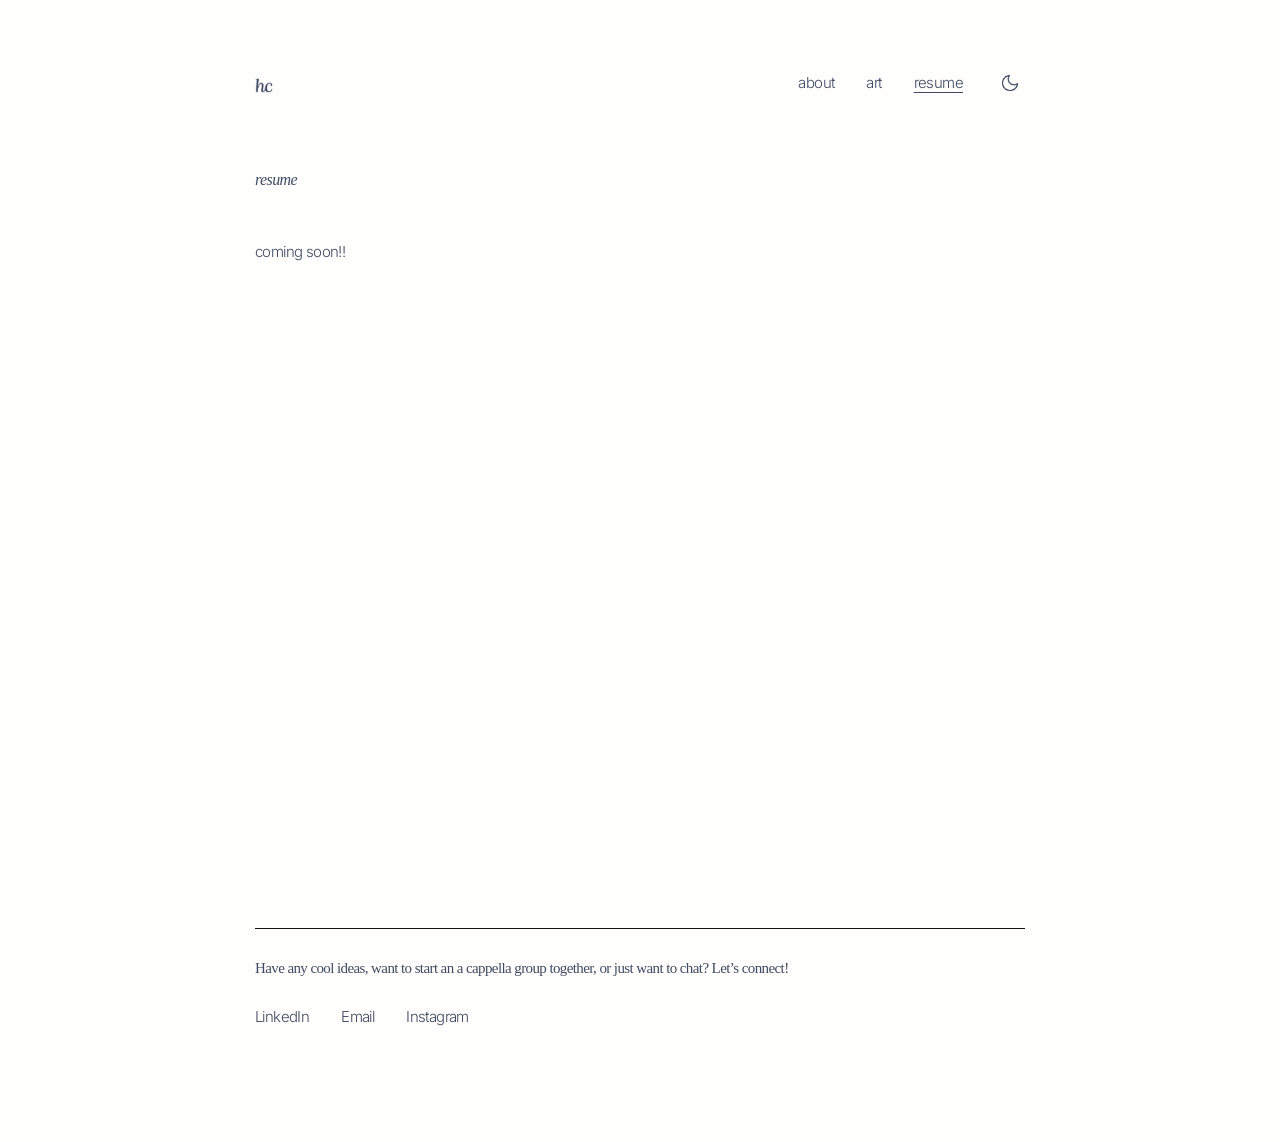
<file: resume.html>
<!doctype html>
<html lang="en">
  <head>
    <meta charset="UTF-8" />
    <base href="./" />
    <script src="routes.js"></script>
    <meta name="viewport" content="width=device-width, initial-scale=1.0" />
    <meta name="description" content="Resume for Harmony Chen." />
    <meta name="theme-color" content="#fffefd" />
    <title>Harmony Chen | Resume</title>
    <link rel="icon" href="favicon.png" type="image/png" />
    <link rel="preconnect" href="https://fonts.googleapis.com" />
    <link rel="preconnect" href="https://fonts.gstatic.com" crossorigin />
    <link href="https://fonts.googleapis.com/css2?family=Inter:ital,wght@0,300..600;1,400..600&display=swap" rel="stylesheet" />
    <script>
      (() => {
        try {
          const savedTheme = localStorage.getItem("harmony-theme");
          document.documentElement.dataset.theme = savedTheme === "dark" || savedTheme === "light" ? savedTheme : "light";
        } catch {
          document.documentElement.dataset.theme = "light";
        }
      })();
    </script>
    <link rel="stylesheet" href="styles.css" />
    <link rel="stylesheet" href="pages.css" />
    <script src="pages.js" defer></script>
  </head>
  <body class="inner-page">
    <a class="home-link" href="home/index.html" data-route="home" aria-label="Return to home">
      <img src="home-mark.png" alt="" aria-hidden="true" />
    </a>
    <header class="top-actions">
      <nav class="site-links" aria-label="Primary navigation">
        <a href="about/index.html" data-route="about">about</a>
        <a href="art/index.html" data-route="art">art</a>
        <a href="resume/index.html" data-route="resume" aria-current="page">resume</a>
      </nav>
      <button class="theme-toggle" type="button" aria-label="Switch to dark mode" aria-pressed="false">
        <img class="theme-icon theme-icon-moon" src="theme-moon.png" alt="" aria-hidden="true" />
        <img class="theme-icon theme-icon-sun" src="theme-sun.png" alt="" aria-hidden="true" />
      </button>
    </header>

    <main class="subpage-main">
      <section class="page-shell resume-content" aria-labelledby="resume-title">
        <h1 class="subpage-heading" id="resume-title">resume</h1>
        <p>coming soon!!</p>
      </section>
    </main>

    <footer class="site-footer">
      <div class="page-shell footer-inner">
        <p>Have any cool ideas, want to start an a cappella group together, or just want to chat? Let’s connect!</p>
        <nav aria-label="Contact links">
          <a href="https://www.linkedin.com/in/harmonychenn/" target="_blank" rel="noopener noreferrer">LinkedIn</a>
          <a href="mailto:h789chen@uwaterloo.ca">Email</a>
          <a href="https://www.instagram.com/harmononey/" target="_blank" rel="noopener noreferrer">Instagram</a>
        </nav>
      </div>
    </footer>
  </body>
</html>
</file>
<file: styles.css>
:root {
  color-scheme: light;
  --background: #fffefd;
  --loading: #b9b5af;
  --accent: #3f4b63;
  --ink: #121212;
  --media: #b9b5af;
  --content-width: 770px;
  --page-gutter: 20px;
  --type-size: 16px;
}

html[data-theme="dark"] {
  color-scheme: dark;
  --background: #29374c;
  --loading: #202c3e;
  --accent: #d6deea;
  --ink: #f4f1eb;
  --media: #202c3e;
}

* { box-sizing: border-box; }

html { scroll-behavior: smooth; }

body {
  margin: 0;
  overflow-x: hidden;
  background: var(--background);
  color: var(--ink);
  font-family: "Lora", Georgia, serif;

  /*font-family: "Inter", -apple-system, BlinkMacSystemFont, "Segoe UI", sans-serif;*/
  font-size: 15px;
  font-weight: 400;
  line-height: 1.5;
  letter-spacing: -0.04em;
  -webkit-font-smoothing: antialiased;
  transition: background-color 320ms ease, color 320ms ease;
}

button, input, textarea, select { font: inherit; }
a { color: inherit; }

.top-actions {
  position: absolute;
  z-index: 30;
  top: 68px;
  right: max(var(--page-gutter), calc((100vw - var(--content-width)) / 2));
  display: flex;
  align-items: center;
  gap: 32px;
}

.home-link {
  position: absolute;
  z-index: 30;
  top: 72px;
  left: max(var(--page-gutter), calc((100vw - var(--content-width)) / 2));
  display: block;
  width: 20px;
  transition: transform 160ms ease;
}

.home-link:hover {
  transform: scale(1.04);
}

.home-link:focus-visible {
  outline: 2px solid var(--accent);
  outline-offset: 4px;
}

.home-link img {
  display: block;
  width: 100%;
  height: auto;
}

html[data-theme="dark"] .home-link img {
  filter: brightness(0) invert(1);
}

.site-links {
  display: flex;
  align-items: center;
  gap: 32px;
}

.site-links a {
  display: inline-flex;
  align-items: center;
  min-height: 30px;
  color: var(--accent);
  font-family: "Inter", -apple-system, BlinkMacSystemFont, "Segoe UI", sans-serif;
  font-size: 15px;
  font-weight: 300;
  letter-spacing: -0.04em;
  line-height: 1.15;
  text-decoration: none;
  text-underline-offset: 4px;
  transition: transform 160ms ease;
}

.site-links a:hover {
  transform: scale(1.04);
}

.site-links a[aria-current="page"] {
  text-decoration: underline;
}

.theme-toggle {
  display: grid;
  box-sizing: border-box;
  width: 30px;
  height: 30px;
  flex: 0 0 30px;
  place-items: center;
  border: 0;
  border-radius: 50%;
  padding: 4px;
  background: transparent;
  color: var(--accent);
  cursor: pointer;
  transition: transform 220ms cubic-bezier(0.22, 1, 0.36, 1);
}

.theme-toggle:hover {
  background: transparent;
  transform: scale(1.06);
}

.theme-toggle:active { transform: scale(0.94); }

.theme-toggle:focus-visible {
  outline: 2px solid var(--accent);
  outline-offset: 3px;
}

.theme-icon {
  grid-area: 1 / 1;
  display: block;
  width: 20px;
  height: 20px;
  object-fit: contain;
  transition: opacity 180ms ease, transform 260ms cubic-bezier(0.22, 1, 0.36, 1);
}

.theme-icon-sun {
  opacity: 0;
  transform: rotate(-12deg) scale(0.78);
}

html[data-theme="dark"] .theme-icon-moon {
  opacity: 0;
  transform: rotate(25deg) scale(0.72);
}

html[data-theme="dark"] .theme-icon-sun {
  opacity: 1;
  filter: brightness(0) invert(1);
  transform: rotate(0) scale(1);
}

html[data-theme="dark"] .project-arrow {
  filter: brightness(0) invert(1);
}

html[data-theme="dark"] .card-pill {
  background: rgba(24, 34, 50, 0.9);
  color: var(--ink);
}

.page-shell {
  width: min(calc(100% - (var(--page-gutter) * 2)), var(--content-width));
  margin-inline: auto;
}


.hero-inner {
  display: flex;
  min-height: 45svh;
  flex-direction: column;
  justify-content: flex-end;
  padding-top: 120px;
  padding-bottom: 58px;
}

.hero-characters {
  display: flex;
  align-items: end;
  gap: 0px;
  width: 100%;
  margin-bottom: 24px;
}

.hero-characters > img,
.hero-photo {
  display: block;
  width: 100%;
  max-width: 153px;
  margin-inline: auto;
}

.hero-characters > img {
  height: auto;
  max-height: 255px;
  object-fit: contain;
  object-position: center bottom;
}

.hero-photo {
  position: relative;
  flex: 0 0 auto;
  width: auto;
  max-width: none;
  height: min(470px, 46vw);
  margin-inline: 0;
  overflow: hidden;
  aspect-ratio: 1329 / 2233;
  transform: translateY(25px);
}

.hero-photo img {
  position: absolute;
  inset: 0;
  display: block;
  width: 100%;
  max-width: none;
  height: 100%;
  pointer-events: none;
  transition: opacity 180ms ease;
}


.hero-photo-room {
  height: min(455px, 44.5vw);
  aspect-ratio: 1143 / 2167;
  transform: translateX(-20px) translateY(13px);

}

.hero-photo-dark {
  opacity: 0;
}

html[data-theme="dark"] .hero-photo-light {
  opacity: 0;
}

html[data-theme="dark"] .hero-photo-dark {
  opacity: 1;
}

h1, h2, p {
  font-size: var(--type-size);
  font-weight: 500;
}

h1 {
  width: fit-content;
  margin: 0 0 24px;
  color: var(--accent);
  font-style: italic;
  line-height: 1.2;
}

.hero-datetime {
  display: block;
  margin: 0 0 24px;
  color: var(--accent);
  font-family: "Inter", -apple-system, BlinkMacSystemFont, "Segoe UI", sans-serif;
  font-size: 12px;
  font-variant-numeric: tabular-nums;
  font-weight: 300;
  letter-spacing: -0.02em;
  line-height: 1.2;
}

.intro {
  max-width: 100%;
  margin: 0;
  line-height: 1.42;
}

.intro a,
.intro em {
  color: var(--accent);
  font-style: italic;
  font-weight: 400;
  text-decoration: none;
  transition: font-weight 500ms cubic-bezier(0.22, 1, 0.36, 1);
}

.intro a { text-underline-offset: 4px; }

[data-hover-card] {
  text-decoration-thickness: 1px;
  text-decoration-style: dotted;
  text-underline-offset: 4px;
}

.text-hover-card {
  --hover-card-bg: #e0ddd7;
  --hover-card-color: var(--accent);
  --hover-card-width: 220px;
  position: fixed;
  z-index: 20;
  top: 0;
  left: 0;
  width: min(var(--hover-card-width), calc(100vw - 24px));
  padding: 12px 14px 14px;
  border: 1px solid color-mix(in srgb, var(--hover-card-color) 45%, transparent);
  background: var(--hover-card-bg);
  color: var(--hover-card-color);
  box-shadow: 4px 4px 0 color-mix(in srgb, var(--hover-card-color) 14%, transparent);
  pointer-events: none;
  opacity: 0;
  visibility: hidden;
  transform: translate3d(var(--hover-card-x, 0), var(--hover-card-y, 0), 0) scale(0.96);
  transform-origin: top left;
  transition: opacity 120ms ease, transform 120ms ease, visibility 120ms ease;
}

.text-hover-card.is-visible {
  opacity: 1;
  visibility: visible;
  transform: translate3d(var(--hover-card-x, 0), var(--hover-card-y, 0), 0) scale(1);
}

.text-hover-card.is-link-card {
  width: 250px;
  height: 160px;
  overflow: hidden;
}

.text-hover-card.is-link-card.has-image {
  padding: 0;
  border: 0;
}

.text-hover-card.is-portrait-card {
  width: min(var(--hover-card-width), calc(100vw - 24px));
  height: min(var(--hover-card-width), calc(100vw - 24px));
  overflow: hidden;
  border: 0;
  border-radius: 50%;
  padding: 0;
  box-shadow: none;
}

.text-hover-card-image {
  display: none;
  width: 100%;
  height: 100%;
  object-fit: cover;
}

.text-hover-card.has-image .text-hover-card-image { display: block; }

.text-hover-card.has-image .text-hover-card-title,
.text-hover-card.has-image .text-hover-card-copy { display: none; }

.text-hover-card-title,
.text-hover-card-copy {
  display: block;
  font-size: 14px;
  line-height: 1.35;
}

.text-hover-card-title {
  margin-bottom: 5px;
  font-style: italic;
  font-weight: 500;
}

.text-hover-card-title:empty { display: none; }

.text-hover-card-copy { color: inherit; }

.work {
  scroll-margin-top: 24px;
  min-height: 39svh;
  padding: 0 0 200px;
  background: var(--background);
  transition: background-color 320ms ease;
}

.category-tabs {
  display: flex;
  flex-wrap: wrap;
  gap: 8px;
  margin-bottom: 32px;
}

.category-tabs [role="tab"] {
  text-decoration: none;
  appearance: none;
  border: 1px dashed var(--accent);
  border-radius: 8px;
  padding: 3px 9px 4px;
  background: transparent;
  color: var(--accent);
  cursor: pointer;
  font-family: "Inter", -apple-system, BlinkMacSystemFont, "Segoe UI", sans-serif;
  font-size: 15px;
  font-weight: 300;
  letter-spacing: -0.04em;
  line-height: 1.15;
  transition: background-color 160ms ease, color 160ms ease;
}

.category-tabs [role="tab"]:hover {
  border-color: color-mix(in srgb, var(--accent) 50%, transparent);
  background: color-mix(in srgb, var(--accent) 50%, transparent);
  opacity: 1;
  color: var(--background);
}

.category-tabs [role="tab"][aria-selected="true"] {
  background: var(--accent);
  opacity: 0.75;
  color: var(--background);
}

.category-tabs [role="tab"]:focus-visible,
.project-card:focus-visible,
.project-github:focus-visible,
.graphics-scroll:focus-visible,
.faq-question:focus-visible,
.site-links a:focus-visible,
.site-footer a:focus-visible {
  outline: 2px solid var(--accent);
  outline-offset: 4px;
}

.collection-grid {
  display: grid;
  grid-template-columns: repeat(2, minmax(0, 422px));
  justify-content: space-between;
  gap: 29px 48px;
  transition: opacity 130ms ease;
}

.collection-grid.is-changing { opacity: 0; }

.project-card {
  display: block;
  width: 100%;
  max-width: 422px;
  min-width: 0;
  color: inherit;
  text-decoration: none;
}

.card-art {
  position: relative;
  width: 100%;
  aspect-ratio: 1.55 / 1;
  margin-bottom: 11px;
  overflow: hidden;
  border-radius: 20px;
  background: var(--media);
}

.card-video,
.card-image {
  display: block;
  width: 100%;
  height: 100%;
  object-fit: cover;
}

.card-video {
  position: absolute;
  inset: 0;
  pointer-events: none;
  -webkit-appearance: none;
}

.card-video-poster {
  position: absolute;
  z-index: 1;
  inset: 0;
  pointer-events: none;
  transition: opacity 140ms ease, visibility 0s linear 140ms;
}

.card-art.video-is-playing .card-video-poster {
  opacity: 0;
  visibility: hidden;
}

.card-video::-webkit-media-controls {
  display: none !important;
  opacity: 0 !important;
  pointer-events: none !important;
  -webkit-appearance: none;
}

.card-video::-webkit-media-controls-enclosure {
  display: none !important;
  opacity: 0 !important;
  pointer-events: none !important;
  -webkit-appearance: none;
}

.card-video::-webkit-media-controls-overlay-enclosure {
  display: none !important;
  opacity: 0 !important;
  pointer-events: none !important;
  -webkit-appearance: none;
}

.card-video::-webkit-media-controls-panel {
  display: none !important;
  opacity: 0 !important;
  pointer-events: none !important;
  -webkit-appearance: none;
}

.card-video::-webkit-media-controls-play-button {
  display: none !important;
  opacity: 0 !important;
  pointer-events: none !important;
  -webkit-appearance: none;
}

.card-video::-webkit-media-controls-overlay-play-button {
  display: none !important;
  opacity: 0 !important;
  pointer-events: none !important;
  -webkit-appearance: none;
}

.card-video::-webkit-media-controls-start-playback-button {
  display: none !important;
  opacity: 0 !important;
  pointer-events: none !important;
  -webkit-appearance: none;
}

.card-pills {
  position: absolute;
  z-index: 2;
  top: 14px;
  left: 14px;
  display: flex;
  flex-wrap: wrap;
  gap: 7px;
  max-width: calc(100% - 28px);
  opacity: 0;
  visibility: hidden;
  pointer-events: none;
  transform: translateY(-1px);
  transition: opacity 160ms ease, transform 160ms ease, visibility 160ms ease;
}

.project-card:hover .card-pills,
.project-card:focus-visible .card-pills {
  opacity: 1;
  visibility: visible;
  transform: translateY(0);
}

.card-pill {
  display: inline-flex;
  align-items: center;
  min-height: 31px;
  padding: 3px 10px 4px;
  border-radius: 10px;
  background: rgba(220, 217, 210, 0.92);
  color: var(--accent);
  font-family: "Inter", -apple-system, BlinkMacSystemFont, "Segoe UI", sans-serif;
  font-size: 14px;
  font-weight: 300;
  letter-spacing: -0.04em;
  line-height: 1.1;
  backdrop-filter: blur(4px);
}

.project-card h2 {
  display: flex;
  align-items: center;
  gap: 12px;
  margin: 0 0 4px;
  line-height: 1.35;
}

.project-heading-label {
  display: inline-flex;
  min-width: 0;
  align-items: baseline;
  gap: 6px;
}

.project-github {
  display: grid;
  width: 18px;
  height: 18px;
  flex: 0 0 18px;
  margin-left: auto;
  place-items: center;
  transition: transform 160ms ease;
}

.project-github:hover {
  transform: scale(1.06);
}

.project-github-icon {
  grid-area: 1 / 1;
  display: block;
  width: 18px;
  height: 18px;
  transition: opacity 160ms ease;
}

.project-github-icon-dark { opacity: 0; }

html[data-theme="dark"] .project-github-icon-light { opacity: 0; }
html[data-theme="dark"] .project-github-icon-dark { opacity: 1; }

.project-arrow {
  display: block;
  width: 1em;
  height: 1em;
  flex: 0 0 auto;
  object-fit: contain;
  opacity: 1;
}

.project-card p {
  margin: 0;
  font-family: "Inter", -apple-system, BlinkMacSystemFont, "Segoe UI", sans-serif;
  font-size: 15px;
  letter-spacing: -0.04em;
  line-height: 1.35;
  font-weight: 300;
}

.collection-grid.is-graphics,
.collection-grid.is-ifaq { display: block; }

.graphics-scroll {
  display: flex;
  gap: 0px;
  overflow-x: auto;
  overflow-y: hidden;
  overscroll-behavior-inline: contain;
  scrollbar-width: none;
  -ms-overflow-style: none;
}

.graphics-scroll::-webkit-scrollbar { display: none; }

.graphics-slide {
  flex: 0 0 min(612px, 82vw);
  aspect-ratio: 16 / 9;
  margin: 0;
  overflow: hidden;
  border-radius: 0px;
  background: var(--media);
}

.graphics-slide img {
  display: block;
  width: 100%;
  height: 100%;
  object-fit: cover;
}

.ifaq-layout {
  display: grid;
  grid-template-columns: repeat(2, minmax(0, 1fr));
  gap: 48px;
}

.faq-item { border-bottom: 1px solid var(--accent); }

.faq-question {
  display: flex;
  width: 100%;
  align-items: center;
  justify-content: space-between;
  gap: 17px;
  border: 0;
  padding: 15px 0;
  background: transparent;
  color: var(--ink);
  cursor: pointer;
  font-family: "Lora", Georgia, serif;
  font-weight: 400;
  text-align: left;
  font-size: 15px;
}

.faq-question > span:first-child {
  transition: transform 180ms ease;
}

.faq-question:hover > span:first-child,
.faq-question:focus-visible > span:first-child {
  transform: translateX(4px);
}

.faq-toggle {
  position: relative;
  flex: 0 0 20px;
  width: 20px;
  height: 20px;
  color: var(--accent);
}

.faq-toggle::before,
.faq-toggle::after {
  content: "";
  position: absolute;
  top: 9px;
  left: 2px;
  width: 16px;
  height: 2px;
  background: currentColor;
  transition: transform 220ms ease;
}

.faq-toggle::after { transform: rotate(90deg); }
.faq-item.is-open .faq-toggle::after { transform: rotate(0deg); }

.faq-answer {
  display: grid;
  grid-template-rows: 0fr;
  opacity: 0;
  transition: grid-template-rows 280ms ease, opacity 220ms ease;
}

.faq-answer-inner { overflow: hidden; }

.faq-answer p {
  margin: 0;
  padding: 0 29px 15px 0;
  color: var(--accent);
  font-family: "Inter", -apple-system, BlinkMacSystemFont, "Segoe UI", sans-serif;
  font-size: 15px;
  font-weight: 300;
  letter-spacing: -0.04em;
  line-height: 1.42;
}

.faq-item.is-open .faq-answer {
  grid-template-rows: 1fr;
  opacity: 1;
}

.faq-answer-link {
  color: inherit;
  text-underline-offset: 4px;
}

.ifaq-image {
  min-height: 357px;
  overflow: hidden;
  border-radius: 20px;
  background: var(--media);
}

.ifaq-image img {
  display: block;
  width: 100%;
  height: 100%;
  padding: 24px;
  background: var(--background);
  object-fit: contain;
  transition: background-color 320ms ease;
}

.site-footer {
  padding: 0 0 110px;
  background: var(--background);
  transition: background-color 320ms ease;
}

.footer-inner {
  padding-top: 28px;
}

.footer-inner::before {
  content: "";
  display: block;
  width: 100%;
  height: 1px;
  margin-bottom: 28px;
  background: var(--ink);
}

.site-footer p {
  margin: 0 0 22px;
  color: var(--accent);
  font-size: 15px;
}

.site-footer nav {
  display: flex;
  flex-wrap: wrap;
  gap: 18px 32px;
}

.site-footer a {
  display: inline-flex;
  min-height: 30px;
  align-items: center;
  color: var(--accent);
  font-family: "Inter", -apple-system, BlinkMacSystemFont, "Segoe UI", sans-serif;
  font-size: 15px;
  font-weight: 300;
  letter-spacing: -0.04em;
  line-height: 1.15;
  text-decoration: none;
  transition: transform 160ms ease;
}

.site-footer a:hover {
  transform: scale(1.04);
}

@media (max-width: 948px) {
  .collection-grid {
    grid-template-columns: repeat(2, minmax(0, 1fr));
  }
}

@media (max-width: 700px) {
  :root { --type-size: 18px; }

  body { font-size: 16px; }

  .project-card p,
  .faq-question,
  .faq-answer p { font-size: 16px; }

  .collection-grid {
    grid-template-columns: minmax(0, 422px);
    justify-content: start;
    gap: 44px;
  }

  .ifaq-layout { grid-template-columns: 1fr; }
  .ifaq-layout { gap: 34px; }
  .ifaq-image { min-height: 300px; }
}

@media (max-width: 560px) {
  .home-link {
    top: 32px;
  }

  .top-actions {
    top: 28px;
    right: var(--page-gutter);
    gap: 32px;
  }

  .site-links { gap: 32px; }

  .category-tabs {
    flex-wrap: nowrap;
    gap: clamp(2px, 0.8vw, 5px);
  }

  .category-tabs [role="tab"] {
    flex: 1 1 auto;
    min-width: 0;
    padding: 2px clamp(3px, 1vw, 5px) 3px;
    border-width: 1px;
    border-radius: 6px;
    font-size: clamp(9px, 2.8vw, 12px);
    text-align: center;
    white-space: nowrap;
  }

  .hero-characters {
    margin-bottom: 22px;
  }

}

@media (prefers-reduced-motion: reduce) {
  html { scroll-behavior: auto; }

  *, *::before, *::after {
    scroll-behavior: auto !important;
    transition-duration: 0.01ms !important;
    animation-duration: 0.01ms !important;
    animation-delay: 0ms !important;
  }
}
</file>
<file: pages.css>
.subpage-main {
  min-height: 100svh;
  padding: 170px 0 120px;
}

.subpage-heading {
  margin-bottom: 52px;
}

.about-intro {
  display: grid;
  min-height: 410px;
  grid-template-columns: minmax(260px, 360px) minmax(0, 1fr);
  align-items: stretch;
  gap: 48px;
}

.about-copy h1 {
  margin: 6px 0 20px;
}

.about-copy p,
.about-copy li {
  color: var(--accent);
  font-family: "Inter", -apple-system, BlinkMacSystemFont, "Segoe UI", sans-serif;
  font-size: 15px;
  font-weight: 300;
  letter-spacing: -0.04em;
  line-height: 1.5;
}

.about-copy p {
  margin: 0 0 24px;
}

.about-copy strong {
  font-weight: 500;
}

.about-copy .about-list-intro {
  margin-bottom: 0;
}

.about-copy ul {
  margin: 0;
  padding-left: 22px;
}

.about-portrait-card {
  position: relative;
  width: 100%;
  max-width: 360px;
  min-height: 410px;
  overflow: hidden;
  border-radius: 20px;
  background: var(--media);
}

.about-portrait {
  position: absolute;
  inset: 0;
  display: block;
  width: 100%;
  height: 100%;
  object-fit: cover;
}

.about-faq {
  padding-top: 96px;
}

.about-faq-heading {
  margin: 0 0 2px;
  color: var(--accent);
  font-size: var(--type-size);
  font-style: italic;
  font-weight: 500;
  line-height: 1.35;
}

.about-faq-subtitle {
  margin: 0 0 30px;
  color: var(--accent);
  font-family: "Inter", -apple-system, BlinkMacSystemFont, "Segoe UI", sans-serif;
  font-size: 15px;
  font-weight: 300;
  letter-spacing: -0.04em;
}

.about-faq .ifaq-layout {
  align-items: start;
}

.about-faq .ifaq-image {
  aspect-ratio: 1 / 1;
  min-height: 0;
}

.art-grid {
  display: grid;
  grid-template-columns: repeat(2, minmax(0, 1fr));
  gap: 28px;
  align-items: start;
}

.art-column {
  display: grid;
  gap: 28px;
}

.art-card {
  width: 100%;
  min-width: 0;
  margin: 0;
}

.art-card img {
  display: block;
  width: 100%;
  max-width: 100%;
  height: auto;
}

.art-card--fish,
.art-card--garden {
  overflow: hidden;
}

.art-card--fish {
  aspect-ratio: 1125 / 1500;
}

.art-card--garden {
  aspect-ratio: 952 / 1500;
}

.art-card--fish img,
.art-card--garden img {
  width: auto;
  max-width: none;
  height: 100%;
}

.resume-content p {
  max-width: 580px;
  margin: 0;
  color: var(--accent);
  font-family: "Inter", -apple-system, BlinkMacSystemFont, "Segoe UI", sans-serif;
  font-size: 15px;
  font-weight: 300;
  letter-spacing: -0.04em;
}

@media (max-width: 700px) {
  .subpage-main {
    padding-top: 132px;
  }

  .about-intro {
    min-height: 0;
    grid-template-columns: 1fr;
    gap: 34px;
  }

  .about-portrait-card {
    max-width: 100%;
    min-height: 0;
    aspect-ratio: 1 / 1;
  }

  .about-faq {
    padding-top: 84px;
  }

  .art-grid {
    grid-template-columns: minmax(0, 1fr);
  }
}

@media (max-width: 560px) {
  .subpage-main {
    padding-top: 108px;
  }

  .subpage-heading {
    margin-bottom: 36px;
  }
}
</file>
